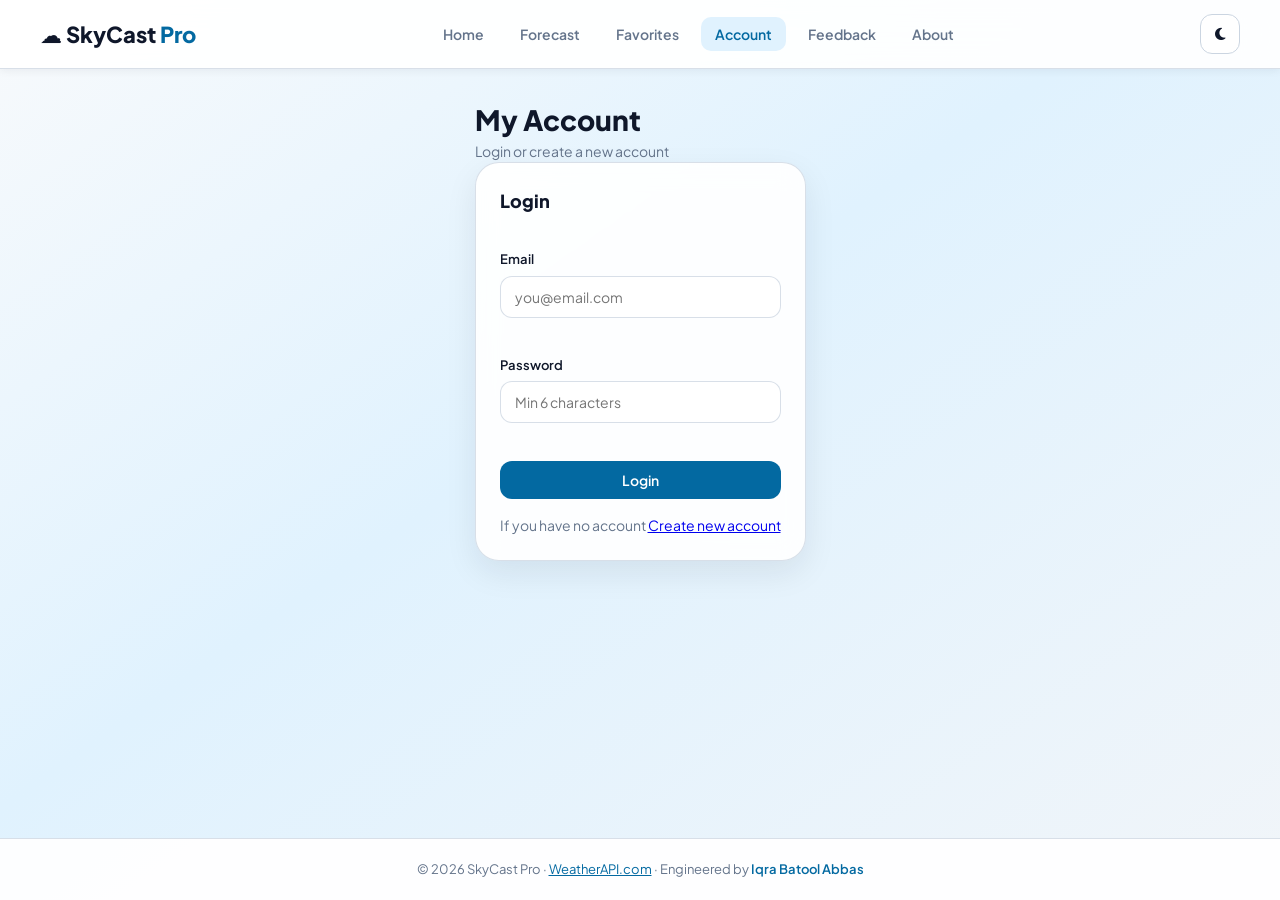
<file: account.html>
<!DOCTYPE html>
<html lang="en">
<head>
  <meta charset="UTF-8">
  <meta name="viewport" content="width=device-width, initial-scale=1.0">
  <title>Account — SkyCast Weather</title>
  <script>document.documentElement.setAttribute("data-theme", localStorage.getItem("skycast_theme") || "light");</script>
  <link rel="stylesheet" href="style.css">
  <link rel="stylesheet" href="https://cdnjs.cloudflare.com/ajax/libs/font-awesome/6.5.1/css/all.min.css">
</head>
<body data-page="account">

  <nav class="navbar">
    <a href="index.html" class="logo">☁ SkyCast <span>Pro</span></a>
    <button id="navToggle" class="nav-toggle" type="button" aria-label="Open menu"><i class="fa-solid fa-bars"></i></button>
    <ul class="nav-links">
      <li><a href="index.html" class="nav-link" data-page="home">Home</a></li>
      <li><a href="forecast.html" class="nav-link" data-page="forecast">Forecast</a></li>
      <li><a href="favorites.html" class="nav-link" data-page="favorites">Favorites</a></li>
      <li><a href="account.html" class="nav-link" data-page="account">Account</a></li>
      <li><a href="feedback.html" class="nav-link" data-page="feedback">Feedback</a></li>
      <li><a href="about.html" class="nav-link" data-page="about">About</a></li>
    </ul>
    <div class="search-box">
      <button id="themeToggleBtn" class="theme-btn" type="button" aria-label="Toggle theme"></button>
    </div>
  </nav>

  <main class="page-wrap account-page">
    <header class="page-header">
      <h1>My Account</h1>
      <p class="muted">Login or create a new account</p>
    </header>

    <section id="authSection">

  <!-- LOGIN BLOCK -->
  <div class="card-block account-form-block" id="loginSection">
    <h2 class="account-form-heading">Login</h2>

    <p id="loginMessage" class="form-message" aria-live="polite"></p>

    <form id="loginForm" class="app-form" novalidate>
      <div class="form-group">
        <label for="loginEmail">Email</label>
        <input
          type="email"
          id="loginEmail"
          required
          placeholder="you@email.com"
          autocomplete="email"
        >
        <span class="field-error"></span>
      </div>

      <div class="form-group">
        <label for="loginPassword">Password</label>
        <input
          type="password"
          id="loginPassword"
          required
          minlength="6"
          placeholder="Min 6 characters"
          autocomplete="current-password"
        >
        <span class="field-error"></span>
      </div>

      <button type="submit" class="btn-primary">Login</button>
    </form>

    <!-- SWITCH TO REGISTER -->
    <p class="muted" style="margin-top:16px; text-align:center;">
      If you have no account
      <a href="#" id="showRegister">Create new account</a>
    </p>
  </div>


  <!-- REGISTER BLOCK -->
  <div
    class="card-block account-form-block"
    id="registerSection"
    hidden
  >
    <h2 class="account-form-heading">Register</h2>

    <p id="registerMessage" class="form-message" aria-live="polite"></p>

    <form id="registerForm" class="app-form" novalidate>

      <div class="form-group">
        <label for="regName">Full name</label>
        <input
          type="text"
          id="regName"
          required
          minlength="2"
          placeholder="Your name"
        >
        <span class="field-error"></span>
      </div>

      <div class="form-group">
        <label for="regEmail">Email</label>
        <input
          type="email"
          id="regEmail"
          required
          placeholder="you@email.com"
          autocomplete="email"
        >
        <span class="field-error"></span>
      </div>

      <div class="form-group">
        <label for="regPassword">Password</label>
        <input
          type="password"
          id="regPassword"
          required
          minlength="6"
          placeholder="Min 6 characters"
        >
        <span class="field-error"></span>
      </div>

      <div class="form-group">
        <label for="regConfirm">Confirm password</label>
        <input
          type="password"
          id="regConfirm"
          required
          minlength="6"
          placeholder="Repeat password"
        >
        <span class="field-error"></span>
      </div>

      <button type="submit" class="btn-primary">
        Create account
      </button>
    </form>

    <!-- SWITCH TO LOGIN -->
    <p class="muted" style="margin-top:16px; text-align:center;">
      Already have an account?
      <a href="#" id="showLogin">Login here</a>
    </p>
  </div>

</section>

    <section id="loggedInSection" class="card-block" hidden>
      <div class="user-bar" style="margin-bottom:16px">
        <p id="userGreeting"></p>
        <button type="button" id="logoutBtn" class="btn-secondary">Logout</button>
      </div>
      <p>Your saved cities and feedback are private to your account.</p>
      <div class="page-actions">
        <a href="favorites.html" class="btn-primary">My favorite cities</a>
        <a href="feedback.html" class="btn-secondary">Send feedback</a>
      </div>
      <h3 class="table-section-title">My favorite cities</h3>
      <ul id="userFavList" class="user-fav-list"></ul>
      <p id="userFavEmpty" class="muted" hidden>No cities saved yet. Save from Home after searching.</p>
    </section>
  </main>

  <footer class="app-footer"></footer>

  <script src="js/auth.js"></script>
  <script src="js/common.js"></script>
  <script src="js/account-page.js"></script>
</body>
</html>
</file>
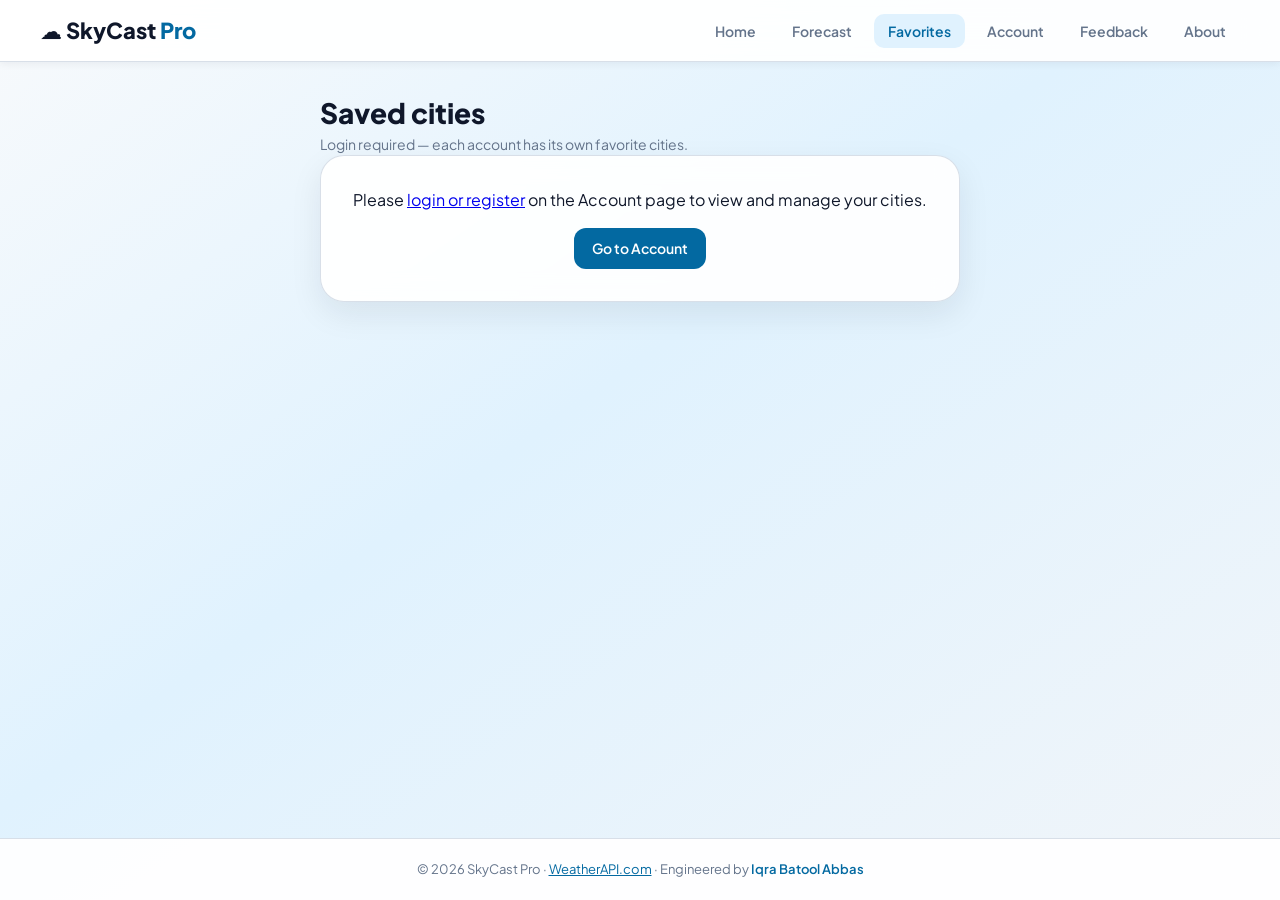
<file: favorites.html>
<!DOCTYPE html>
<html lang="en">
<head>
  <meta charset="UTF-8">
  <meta name="viewport" content="width=device-width, initial-scale=1.0">
  <title>Favorites — SkyCast Weather</title>
  <script>document.documentElement.setAttribute("data-theme", localStorage.getItem("skycast_theme") || "light");</script>
  <link rel="stylesheet" href="style.css">
  <link rel="stylesheet" href="https://cdnjs.cloudflare.com/ajax/libs/font-awesome/6.5.1/css/all.min.css">
</head>
<body data-page="favorites">

  <nav class="navbar">
    <a href="index.html" class="logo">☁ SkyCast <span>Pro</span></a>
    <button id="navToggle" class="nav-toggle" type="button" aria-label="Open menu"><i class="fa-solid fa-bars"></i></button>
    <ul class="nav-links">
      <li><a href="index.html" class="nav-link" data-page="home">Home</a></li>
      <li><a href="forecast.html" class="nav-link" data-page="forecast">Forecast</a></li>
      <li><a href="favorites.html" class="nav-link" data-page="favorites">Favorites</a></li>
      <li><a href="account.html" class="nav-link" data-page="account">Account</a></li>
      <li><a href="feedback.html" class="nav-link" data-page="feedback">Feedback</a></li>
      <li><a href="about.html" class="nav-link" data-page="about">About</a></li>
    </ul>
    <div class="search-box">
      <button id="themeToggleBtn" class="theme-btn" type="button" aria-label="Toggle theme"></button>
      <button id="unitToggleBtn" class="unit-btn" type="button">°F</button>
      <input type="text" id="cityInput" placeholder="Add city...">
      <button id="searchBtn" type="button"><i class="fa-solid fa-plus"></i></button>
    </div>
  </nav>

  <main class="page-wrap">
    <header class="page-header">
      <h1>Saved cities</h1>
      <p class="muted">Login required — each account has its own favorite cities.</p>
    </header>

    <section id="loginPrompt" class="card-block login-prompt">
      <p>Please <a href="account.html">login or register</a> on the Account page to view and manage your cities.</p>
      <a href="account.html" class="btn-primary">Go to Account</a>
    </section>

    <div id="favoritesContent" hidden>
      <div class="toolbar flex-toolbar card-block">
        <input type="search" id="favFilter" class="toolbar-search" placeholder="Filter cities...">
        <div class="toolbar-actions">
          <label class="toolbar-label">Sort
            <select id="favSort">
              <option value="name-asc">Name A–Z</option>
              <option value="name-desc">Name Z–A</option>
              <option value="temp-desc">Temp high</option>
              <option value="temp-asc">Temp low</option>
            </select>
          </label>
          <button type="button" class="tab-btn active" id="viewCardsBtn">Cards</button>
          <button type="button" class="tab-btn" id="viewTableBtn">Table</button>
        </div>
      </div>

      <div id="favoritesGrid" class="favorites-grid">
        <p class="empty-state" id="emptyFavorites">No favorites yet.</p>
      </div>

      <div class="table-wrap" id="favoritesTableWrap" hidden>
        <table class="data-table">
          <thead>
            <tr>
              <th>City</th>
              <th>Temp</th>
              <th>Condition</th>
              <th>Humidity</th>
              <th>Actions</th>
            </tr>
          </thead>
          <tbody id="favoritesTableBody"></tbody>
        </table>
      </div>
    </div>
  </main>

  <footer class="app-footer"></footer>

  <script src="config.js"></script>
  <script src="js/api.js"></script>
  <script src="js/auth.js"></script>
  <script src="js/common.js"></script>
  <script src="js/favorites.js"></script>
</body>
</html>
</file>
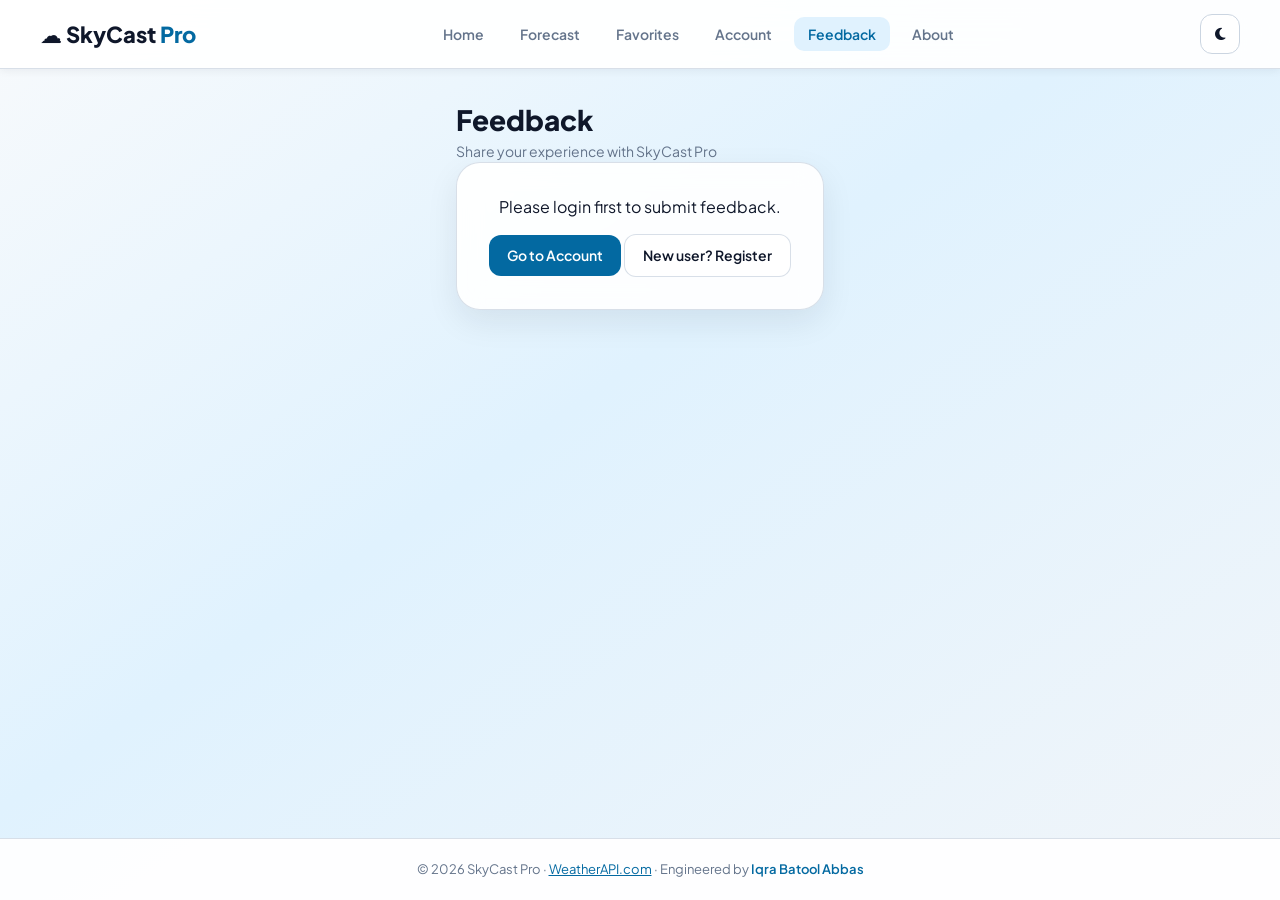
<file: feedback.html>
<!DOCTYPE html>
<html lang="en">
<head>
  <meta charset="UTF-8">
  <meta name="viewport" content="width=device-width, initial-scale=1.0">
  <title>Feedback — SkyCast Weather</title>
  <script>document.documentElement.setAttribute("data-theme", localStorage.getItem("skycast_theme") || "light");</script>
  <link rel="stylesheet" href="style.css">
  <link rel="stylesheet" href="https://cdnjs.cloudflare.com/ajax/libs/font-awesome/6.5.1/css/all.min.css">
</head>
<body data-page="feedback">

  <nav class="navbar">
    <a href="index.html" class="logo">☁ SkyCast <span>Pro</span></a>
    <button id="navToggle" class="nav-toggle" type="button" aria-label="Open menu"><i class="fa-solid fa-bars"></i></button>
    <ul class="nav-links">
      <li><a href="index.html" class="nav-link" data-page="home">Home</a></li>
      <li><a href="forecast.html" class="nav-link" data-page="forecast">Forecast</a></li>
      <li><a href="favorites.html" class="nav-link" data-page="favorites">Favorites</a></li>
      <li><a href="account.html" class="nav-link" data-page="account">Account</a></li>
      <li><a href="feedback.html" class="nav-link" data-page="feedback">Feedback</a></li>
      <li><a href="about.html" class="nav-link" data-page="about">About</a></li>
    </ul>
    <div class="search-box">
      <button id="themeToggleBtn" class="theme-btn" type="button" aria-label="Toggle theme"></button>
    </div>
  </nav>

  <main class="page-wrap feedback-page">
    <header class="page-header">
      <h1>Feedback</h1>
      <p class="muted">Share your experience with SkyCast Pro</p>
    </header>

    <section id="loginPrompt" class="card-block login-prompt">
      <p>Please login first to submit feedback.</p>
      <a href="account.html" class="btn-primary">Go to Account</a>
      <a href="account.html?tab=register" class="btn-secondary">New user? Register</a>
    </section>

    <div id="feedbackContent" hidden>
      <section class="card-block">
        <form id="feedbackForm" class="app-form" novalidate>
          <div class="form-group">
            <label for="fbSubject">Subject</label>
            <input type="text" id="fbSubject" required minlength="3" placeholder="Your subject">
            <span class="field-error"></span>
          </div>
          <div class="form-group">
            <label for="fbRating">Rating</label>
            <select id="fbRating" required>
              <option value="">Select rating</option>
              <option value="5">5 — Excellent</option>
              <option value="4">4 — Good</option>
              <option value="3">3 — Average</option>
              <option value="2">2 — Poor</option>
              <option value="1">1 — Bad</option>
            </select>
            <span class="field-error"></span>
          </div>
          <div class="form-group">
            <label for="fbMessage">Message</label>
            <textarea id="fbMessage" rows="4" required minlength="10" placeholder="Min 10 characters"></textarea>
            <span class="field-error"></span>
          </div>
          <button type="submit" class="btn-primary">Send feedback</button>
          <p id="fbSuccess" class="form-message success" aria-live="polite"></p>
        </form>
      </section>

      <section class="card-block">
        <h3 class="table-section-title">My feedback history</h3>
        <div class="table-wrap">
          <table class="data-table">
            <thead>
              <tr>
                <th>Subject</th>
                <th>Rating</th>
                <th>Message</th>
                <th>Date</th>
              </tr>
            </thead>
            <tbody id="feedbackTableBody"></tbody>
          </table>
        </div>
      </section>
    </div>
  </main>

  <footer class="app-footer"></footer>

  <script src="js/auth.js"></script>
  <script src="js/common.js"></script>
  <script src="js/feedback.js"></script>
</body>
</html>
</file>
<file: style.css>
/* ================= GLOBAL RESETS & VARIABLES ================= */
@import url('https://fonts.googleapis.com/css2?family=Plus+Jakarta+Sans:wght@400;500;600;700;800&display=swap');

* {
    margin: 0;
    padding: 0;
    box-sizing: border-box;
    font-family: 'Plus Jakarta Sans', 'Segoe UI', system-ui, sans-serif;
}

:root,
[data-theme="light"] {
    --bg-gradient: linear-gradient(145deg, #f8fafc 0%, #e0f2fe 45%, #f1f5f9 100%);
    --card-bg: rgba(255, 255, 255, 0.92);
    --card-solid: #ffffff;
    --card-border: rgba(203, 213, 225, 0.75);
    --text-main: #0f172a;
    --text-muted: #64748b;
    --accent-blue: #0369a1;
    --accent-sky: #0ea5e9;
    --accent-glow: rgba(14, 165, 233, 0.25);
    --input-bg: #ffffff;
    --nav-bg: rgba(255, 255, 255, 0.92);
    --footer-bg: rgba(255, 255, 255, 0.95);
    --tab-bg: #e2e8f0;
    --detail-bg: #f8fafc;
    --chart-line: #0ea5e9;
    --chart-fill: rgba(14, 165, 233, 0.18);
    --chart-grid: rgba(100, 116, 139, 0.2);
    --hero-overlay: linear-gradient(180deg, transparent 30%, rgba(15, 23, 42, 0.75) 100%);
    --shadow-sm: 0 2px 8px rgba(15, 23, 42, 0.06);
    --shadow-md: 0 12px 32px rgba(15, 23, 42, 0.08);
    --shadow-lg: 0 20px 50px rgba(15, 23, 42, 0.12);
    --radius-lg: 24px;
    --radius-md: 16px;
}

[data-theme="dark"] {
    --bg-gradient: linear-gradient(145deg, #0f172a 0%, #1e293b 45%, #0c4a6e 100%);
    --card-bg: rgba(30, 41, 59, 0.92);
    --card-solid: #1e293b;
    --card-border: rgba(51, 65, 85, 0.9);
    --text-main: #f1f5f9;
    --text-muted: #94a3b8;
    --accent-blue: #38bdf8;
    --accent-sky: #7dd3fc;
    --accent-glow: rgba(56, 189, 248, 0.3);
    --input-bg: #1e293b;
    --nav-bg: rgba(15, 23, 42, 0.95);
    --footer-bg: rgba(15, 23, 42, 0.98);
    --tab-bg: #334155;
    --detail-bg: #0f172a;
    --chart-line: #38bdf8;
    --chart-fill: rgba(56, 189, 248, 0.15);
    --chart-grid: rgba(148, 163, 184, 0.15);
    --hero-overlay: linear-gradient(180deg, transparent 20%, rgba(15, 23, 42, 0.9) 100%);
    --shadow-sm: 0 2px 12px rgba(0, 0, 0, 0.3);
    --shadow-md: 0 12px 32px rgba(0, 0, 0, 0.35);
    --shadow-lg: 0 20px 50px rgba(0, 0, 0, 0.45);
}

html {
    scroll-behavior: smooth;
}

body {
    background: var(--bg-gradient);
    background-attachment: fixed;
    color: var(--text-main);
    min-height: 100vh;
    overflow-x: hidden;
    line-height: 1.5;
    display: flex;
    flex-direction: column;
    transition: background 0.4s ease, color 0.3s ease;
}

/* ================= NAVBAR LAYER ================= */
.navbar {
    width: 100%;
    padding: 14px 40px;
    display: flex;
    justify-content: space-between;
    align-items: center;
    gap: 16px;
    background: var(--nav-bg);
    backdrop-filter: blur(16px);
    -webkit-backdrop-filter: blur(16px);
    border-bottom: 1px solid var(--card-border);
    box-shadow: var(--shadow-sm);
    position: sticky;
    top: 0;
    z-index: 100;
}

.logo {
    font-size: 22px;
    font-weight: 800;
    color: var(--text-main);
}

.logo span {
    color: var(--accent-blue);
}

.search-box {
    display: flex;
    gap: 8px;
    align-items: center;
}

.search-box input {
    padding: 10px 16px;
    width: 260px;
    border: 1px solid #cbd5e1;
    outline: none;
    border-radius: 12px;
    background: var(--input-bg);
    color: var(--text-main);
    font-size: 14px;
    transition: all 0.3s ease;
}

.search-box input:focus {
    border-color: var(--accent-blue);
    box-shadow: 0 0 0 3px rgba(2, 132, 199, 0.15);
}

.search-box button {
    width: 40px;
    height: 40px;
    border: 1px solid #cbd5e1;
    border-radius: 12px;
    cursor: pointer;
    background: #ffffff;
    color: var(--text-main);
    font-size: 14px;
    transition: all 0.2s ease;
}

.search-box button:hover {
    background: #f1f5f9;
    transform: translateY(-1px);
}

#searchBtn {
    background: var(--accent-blue);
    color: #ffffff;
    border: none;
}

#searchBtn:hover {
    background: #0369a1;
    box-shadow: 0 4px 12px rgba(2, 132, 199, 0.2);
}

/* ================= MAIN CONFIGURATION GRID ================= */
.main-container {
    width: 100%;
    display: grid;
    grid-template-columns: 1fr 1.25fr;
    gap: 25px;
    padding: 30px;
    max-width: 1300px;
    margin: 0 auto;
}

/* ================= LEFT MAIN WEATHER MODULE ================= */
.weather-card {
    background: var(--card-bg);
    border: 1px solid var(--card-border);
    border-radius: var(--radius-lg);
    padding: 32px;
    box-shadow: var(--shadow-md);
    backdrop-filter: blur(12px);
    transition: box-shadow 0.3s ease, transform 0.3s ease;
}

.weather-card:hover {
    box-shadow: var(--shadow-lg);
}

.weather-top {
    display: flex;
    justify-content: space-between;
    align-items: center;
}

.weather-top img {
    width: 80px;
    height: 80px;
}

#cityName {
    font-size: 32px;
    font-weight: 800;
}

#date {
    color: var(--text-muted);
    font-size: 13px;
}

.temp-container {
    margin: 20px 0 10px;
}

#temp {
    font-size: 64px;
    font-weight: 800;
    color: var(--text-main);
}

#feelsLikeMain {
    color: var(--text-muted);
    font-size: 14px;
}

#condition {
    font-size: 20px;
    font-weight: 700;
    color: var(--accent-blue);
}

.details-grid {
    display: grid;
    grid-template-columns: repeat(2, 1fr);
    gap: 12px;
    margin-top: 25px;
}

.detail-box {
    background: var(--card-solid);
    border: 1px solid var(--card-border);
    padding: 15px;
    border-radius: 16px;
    font-size: 13px;
    color: var(--text-muted);
    transition: all 0.25s ease;
}

.detail-box:hover {
    transform: translateY(-2px);
    border-color: var(--accent-blue);
    box-shadow: 0 4px 12px rgba(0, 0, 0, 0.05);
}

.detail-box span {
    display: block;
    font-size: 16px;
    font-weight: 700;
    color: var(--text-main);
    margin-top: 4px;
}

/* ================= RIGHT EXTENSION FORECAST CONTAINER ================= */
.forecast-section {
    background: var(--card-bg);
    border: 1px solid var(--card-border);
    border-radius: var(--radius-lg);
    padding: 30px;
    box-shadow: var(--shadow-md);
    backdrop-filter: blur(12px);
}

.forecast-tabs {
    display: flex;
    gap: 6px;
    margin-bottom: 25px;
    background: var(--tab-bg);
    padding: 4px;
    border-radius: 14px;
}

.tab-btn {
    flex: 1;
    padding: 10px;
    border: none;
    border-radius: 10px;
    cursor: pointer;
    background: transparent;
    color: var(--text-muted);
    font-size: 13px;
    font-weight: 600;
    transition: all 0.2s ease;
}

.tab-btn.active {
    background: var(--card-solid);
    color: var(--text-main);
    font-weight: 700;
    box-shadow: 0 2px 8px rgba(0,0,0,0.06);
}

/* INTERFACES CONTENT BLOCKS */
.forecast-content {
    display: none; /* Soft hide fallback */
}

.today-box {
    background: var(--card-solid);
    border: 1px solid var(--card-border);
    padding: 20px;
    border-radius: 18px;
}

.today-box h3 {
    color: var(--accent-blue);
    font-size: 16px;
    margin-bottom: 6px;
}

.today-box p {
    font-size: 14px;
    color: var(--text-main);
}

/* ================= 24-HOUR VERTICAL LIST ================= */
.panel-subtitle {
    font-size: 13px;
    color: var(--text-muted);
    margin-bottom: 16px;
    font-weight: 600;
    letter-spacing: 0.02em;
}

.hourly-container {
    display: flex;
    flex-direction: column;
    gap: 10px;
    width: 100%;
    padding: 4px 2px;
}

.hourly-container.hourly-24 {
    max-height: none;
    overflow: visible;
}

.hourly-container:not(.hourly-24) {
    max-height: 420px;
    overflow-y: auto;
}

.hourly-container::-webkit-scrollbar {
    width: 6px;
}
.hourly-container::-webkit-scrollbar-thumb {
    background: #94a3b8;
    border-radius: 10px;
}

.hour-box {
    width: 100%;
    background: var(--card-solid);
    border: 1px solid var(--card-border);
    padding: 14px 20px;
    border-radius: var(--radius-md);
    display: grid;
    grid-template-columns: 1.1fr 0.9fr 1.4fr;
    align-items: center;
    gap: 16px;
    transition: all 0.25s ease;
    position: relative;
}

.hour-box:hover {
    transform: translateX(6px);
    border-color: var(--accent-sky);
    box-shadow: var(--shadow-sm);
}

.hour-box--now {
    border-color: var(--accent-blue);
    background: linear-gradient(135deg, rgba(14, 165, 233, 0.2) 0%, var(--card-solid) 100%);
    box-shadow: 0 0 0 2px var(--accent-glow);
}

.hour-time {
    display: flex;
    align-items: center;
    gap: 10px;
    flex-wrap: wrap;
}

.hour-index {
    font-size: 11px;
    font-weight: 700;
    color: var(--accent-blue);
    background: #e0f2fe;
    padding: 4px 8px;
    border-radius: 8px;
    min-width: 28px;
    text-align: center;
}

.hour-time strong {
    font-size: 15px;
    color: var(--text-main);
}

.now-badge {
    font-size: 10px;
    font-weight: 700;
    text-transform: uppercase;
    background: var(--accent-blue);
    color: #fff;
    padding: 3px 8px;
    border-radius: 20px;
    letter-spacing: 0.05em;
}

.hour-temp {
    display: flex;
    align-items: center;
    gap: 12px;
    justify-content: center;
}

.hour-temp h4 {
    font-size: 20px;
    font-weight: 800;
    color: var(--text-main);
    margin: 0;
}

.hour-details {
    display: flex;
    flex-direction: column;
    align-items: flex-end;
    gap: 4px;
    font-size: 12px;
    color: var(--text-muted);
    font-weight: 500;
}

.hour-condition {
    font-size: 13px;
    color: var(--text-main);
    font-weight: 600;
    text-align: right;
}

/* ================= NEW TEMPORARY ADDITIONS ================= */
body {
    transition: background 0.8s ease-in-out; /* Background color smooth change karne ke liye */
}

/* Premium Unit Switcher Button Styling */
.unit-btn {
    width: 40px;
    height: 40px;
    border: 1px solid #cbd5e1;
    border-radius: 12px;
    cursor: pointer;
    background: #ffffff;
    color: var(--accent-blue);
    font-weight: 700;
    font-size: 14px;
    transition: all 0.2s ease;
}

.unit-btn:hover {
    background: var(--accent-blue);
    color: #ffffff;
    border-color: var(--accent-blue);
    transform: translateY(-1px);
}

/* Card ke andar ka text layout matching */
.hour-box p {
    font-size: 14px;
    color: var(--text-muted);
    font-weight: 600;
}

.hour-box h4 {
    font-size: 18px;
    font-weight: 700;
    color: var(--text-main);
    margin: 0; /* Extra center margins khatam */
}
.daily-box {
    display: flex;
    flex-direction: column;
    gap: 10px;
    max-height: 320px;
    overflow-y: auto;
}

.day-card {
    background: var(--card-solid);
    border: 1px solid var(--card-border);
    padding: 14px 20px;
    border-radius: 16px;
    display: flex;
    justify-content: space-between;
    align-items: center;
}

/* ================= INNOVATIVE FEATURE INTERFACE ================= */
.innovative-health-section {
    width: 100%;
    max-width: 1300px;
    margin: 0 auto;
    padding: 0 30px 25px;
}

.innovative-health-section .ai-card {
    background: var(--card-bg);
    border: 1px solid var(--card-border);
    border-left: 5px solid var(--accent-blue);
    padding: 25px;
    border-radius: 20px;
}

.meter-container {
    background: #cbd5e1;
    border-radius: 10px;
    height: 8px;
    width: 100%;
    margin: 15px 0;
    overflow: hidden;
}

#riskMeterBar {
    width: 0%;
    height: 100%;
    background-color: var(--accent-blue);
    transition: width 0.5s ease;
}

/* ================= AI DEEP INSIGHTS SECTION ================= */
.ai-section {
    max-width: 1300px;
    margin: 0 auto;
    padding: 0 30px 30px;
}

.ai-section h2, .alert-section h2 {
    font-size: 18px;
    margin-bottom: 15px;
}

.ai-grid {
    display: grid;
    grid-template-columns: repeat(auto-fit, minmax(240px, 1fr));
    gap: 15px;
}

.ai-card {
    background: var(--card-bg);
    border: 1px solid var(--card-border);
    padding: 20px;
    border-radius: 18px;
    font-size: 14px;
}

/* ================= ALERTS & FOOTER ================= */
.alert-section {
    max-width: 1300px;
    margin: 0 auto;
    padding: 0 30px 30px;
}

.alert-box {
    padding: 15px 20px;
    border-radius: 16px;
    background: #d1fae5;
    border: 1px solid #a7f3d0;
    color: #065f46;
    font-size: 14px;
}


.app-footer {
    width: 100%;
    padding: 20px 16px;
    margin-top: auto;
    border-top: 1px solid var(--card-border);
    background: var(--footer-bg);
    text-align: center;
    font-size: 13px;
    color: var(--text-muted);
    line-height: 1.6;
}

.app-footer p {
    margin: 0;
}

.app-footer span {
    font-weight: 600;
    color: var(--accent-blue);
}

.footer-content p {
    margin: 4px 0;
}

.developer-tag span {
    font-weight: 600;
    color: var(--accent-blue, #0284c7);
}

/* ================= MULTI-PAGE NAV ================= */
.logo {
    text-decoration: none;
    color: inherit;
}

.nav-links {
    display: flex;
    gap: 8px;
    list-style: none;
    margin: 0;
    padding: 0;
}

.nav-link {
    padding: 8px 14px;
    border-radius: 10px;
    text-decoration: none;
    color: var(--text-muted);
    font-size: 14px;
    font-weight: 600;
    transition: all 0.2s ease;
}

.nav-link:hover,
.nav-link.active {
    background: #e0f2fe;
    color: var(--accent-blue);
}

.page-wrap {
    max-width: 960px;
    margin: 0 auto;
    padding: 30px;
}

.page-header h1 {
    font-size: 28px;
    font-weight: 800;
}

.muted, .region-text {
    color: var(--text-muted);
    font-size: 14px;
}

.section-title {
    font-size: 16px;
    margin-bottom: 12px;
    color: var(--accent-blue);
}

.page-actions {
    display: flex;
    gap: 10px;
    flex-wrap: wrap;
    margin-top: 20px;
}

.btn-primary,
.btn-secondary {
    display: inline-block;
    padding: 10px 18px;
    border-radius: 12px;
    font-size: 14px;
    font-weight: 600;
    text-decoration: none;
    cursor: pointer;
    border: none;
    transition: all 0.2s ease;
}

.btn-primary {
    background: var(--accent-blue);
    color: #fff;
}

.btn-primary:hover {
    background: #0369a1;
}

.btn-secondary {
    background: var(--card-solid);
    border: 1px solid var(--card-border);
    color: var(--text-main);
}

.btn-secondary:hover {
    border-color: var(--accent-blue);
}

/* Home summary (no hourly on home) */
.summary-rich .summary-lead {
    font-size: 18px;
    font-weight: 700;
    color: var(--accent-blue);
    margin-bottom: 14px;
}

.summary-stats {
    display: grid;
    grid-template-columns: repeat(2, 1fr);
    gap: 10px;
    margin-bottom: 14px;
}

.summary-stats span {
    background: var(--detail-bg);
    border: 1px solid var(--card-border);
    padding: 10px 12px;
    border-radius: 12px;
    font-size: 13px;
    color: var(--text-muted);
}

.summary-stats strong {
    display: block;
    font-size: 16px;
    color: var(--text-main);
    margin-bottom: 2px;
}

.summary-note {
    font-size: 13px;
    color: var(--text-muted);
    padding-top: 12px;
    border-top: 1px dashed var(--card-border);
}

.summary-note a {
    color: var(--accent-blue);
    font-weight: 600;
    text-decoration: none;
}

.summary-note a:hover {
    text-decoration: underline;
}

.alert-danger {
    background: #fee2e2 !important;
    border-color: #fecaca !important;
    color: #991b1b !important;
}

.alert-warn {
    background: #fff7ed !important;
    border-color: #fed7aa !important;
    color: #c2410c !important;
}

.alert-rain {
    background: #e0f2fe !important;
    border-color: #bae6fd !important;
    color: #0369a1 !important;
}

.forecast-section.full-width {
    max-width: 100%;
}

.forecast-panel[hidden] {
    display: none !important;
}

.hour-meta {
    font-size: 11px;
    color: var(--text-muted);
    max-width: 140px;
    text-align: right;
}

.favorites-grid {
    display: grid;
    grid-template-columns: repeat(auto-fill, minmax(220px, 1fr));
    gap: 16px;
}

.favorite-card {
    background: var(--card-bg);
    border: 1px solid var(--card-border);
    border-radius: 20px;
    padding: 20px;
    text-align: center;
}

.fav-top {
    display: flex;
    justify-content: space-between;
    align-items: center;
}

.fav-remove {
    background: none;
    border: none;
    font-size: 22px;
    cursor: pointer;
    color: var(--text-muted);
}

.fav-temp {
    font-size: 28px;
    font-weight: 800;
    margin: 8px 0;
}

.empty-state {
    grid-column: 1 / -1;
    text-align: center;
    color: var(--text-muted);
    padding: 40px;
}

/* ================= THEME & NAV TOGGLES ================= */
.theme-btn,
.nav-toggle {
    width: 40px;
    height: 40px;
    border: 1px solid var(--card-border);
    border-radius: 12px;
    cursor: pointer;
    background: var(--card-solid);
    color: var(--accent-blue);
    font-size: 15px;
    display: flex;
    align-items: center;
    justify-content: center;
    transition: all 0.2s ease;
    flex-shrink: 0;
}

.theme-btn:hover,
.nav-toggle:hover {
    background: var(--accent-blue);
    color: #fff;
    border-color: var(--accent-blue);
}

.nav-toggle {
    display: none;
}

/* ================= HOME (clean, no side image) ================= */
.home-clean {
    max-width: 1100px;
}

.weather-card--hero .weather-top img {
    width: 96px;
    height: 96px;
    filter: drop-shadow(0 4px 12px rgba(0, 0, 0, 0.08));
}

.home-alerts {
    max-width: 1100px;
    margin-left: auto;
    margin-right: auto;
}

/* ================= CHART ================= */
.card-block {
    background: var(--card-bg);
    border: 1px solid var(--card-border);
    border-radius: var(--radius-lg);
    padding: 24px;
    box-shadow: var(--shadow-md);
    backdrop-filter: blur(12px);
}

.chart-section {
    max-width: 1300px;
    margin: 0 auto 20px;
    padding: 0 30px;
}

.chart-header {
    margin-bottom: 16px;
}

.chart-header h2 {
    font-size: 17px;
    font-weight: 700;
    color: var(--text-main);
    display: flex;
    align-items: center;
    gap: 8px;
}

.chart-header h2 i {
    color: var(--accent-blue);
}

.chart-wrap {
    position: relative;
    height: 220px;
    width: 100%;
}

.page-health {
    padding: 0;
    max-width: 100%;
    margin-bottom: 24px;
}

.page-health .ai-card {
    margin: 0;
}

/* ================= ABOUT PAGE ================= */
.about-page {
    max-width: 960px;
    margin: 0 auto;
    padding: 28px 24px 40px;
    flex: 1;
}

.about-hero-card {
    text-align: center;
    padding: 48px 32px;
    margin-bottom: 32px;
    background: var(--card-bg);
    border-radius: var(--radius-lg);
    border: 1px solid var(--card-border);
    box-shadow: var(--shadow-lg);
    backdrop-filter: blur(12px);
}

.about-hero-badge {
    display: inline-flex;
    align-items: center;
    gap: 8px;
    padding: 8px 16px;
    background: linear-gradient(135deg, #e0f2fe, #bae6fd);
    color: var(--accent-blue);
    border-radius: 50px;
    font-size: 13px;
    font-weight: 700;
    margin-bottom: 20px;
}

.about-hero-card h1 {
    font-size: clamp(2rem, 5vw, 2.75rem);
    font-weight: 800;
    color: var(--text-main);
    margin-bottom: 12px;
    letter-spacing: -0.02em;
}

.about-hero-text {
    font-size: 16px;
    color: var(--text-muted);
    max-width: 520px;
    margin: 0 auto 28px;
    line-height: 1.7;
}

.about-hero-actions {
    display: flex;
    gap: 12px;
    justify-content: center;
    flex-wrap: wrap;
}

.about-hero-actions .btn-primary,
.about-hero-actions .btn-secondary {
    display: inline-flex;
    align-items: center;
    gap: 8px;
    padding: 12px 22px;
}

.features-head {
    text-align: center;
    margin-bottom: 28px;
}

.features-head h2 {
    font-size: 24px;
    font-weight: 800;
    color: var(--text-main);
    margin-bottom: 6px;
}

.about-features {
    margin-bottom: 32px;
}

.features-showcase {
    display: grid;
    grid-template-columns: repeat(auto-fit, minmax(200px, 1fr));
    gap: 16px;
}

.about-feature-card {
    background: var(--card-bg);
    border: 1px solid var(--card-border);
    border-radius: 20px;
    padding: 24px;
    transition: transform 0.25s ease, box-shadow 0.25s ease, border-color 0.25s;
    position: relative;
    overflow: hidden;
}

.about-feature-card::before {
    content: "";
    position: absolute;
    top: 0;
    left: 0;
    right: 0;
    height: 4px;
    background: linear-gradient(90deg, var(--accent-sky), var(--accent-blue));
    opacity: 0;
    transition: opacity 0.25s;
}

.about-feature-card:hover {
    transform: translateY(-5px);
    box-shadow: var(--shadow-lg);
    border-color: var(--accent-sky);
}

.about-feature-card:hover::before {
    opacity: 1;
}

.feature-icon-wrap {
    width: 52px;
    height: 52px;
    border-radius: 16px;
    display: flex;
    align-items: center;
    justify-content: center;
    font-size: 22px;
    margin-bottom: 16px;
    color: #fff;
}

.feature-card--home .feature-icon-wrap { background: linear-gradient(135deg, #0ea5e9, #0369a1); }
.feature-card--forecast .feature-icon-wrap { background: linear-gradient(135deg, #8b5cf6, #6d28d9); }
.feature-card--fav .feature-icon-wrap { background: linear-gradient(135deg, #f59e0b, #d97706); }
.feature-card--theme .feature-icon-wrap { background: linear-gradient(135deg, #334155, #0f172a); }

.feature-tag {
    display: inline-block;
    margin-top: 14px;
    font-size: 11px;
    font-weight: 700;
    text-transform: uppercase;
    letter-spacing: 0.06em;
    padding: 4px 10px;
    border-radius: 20px;
    background: var(--detail-bg);
    color: var(--accent-blue);
    border: 1px solid var(--card-border);
}

.about-feature-card h3 {
    font-size: 17px;
    font-weight: 700;
    margin-bottom: 8px;
    color: var(--text-main);
}

.about-feature-card p {
    font-size: 14px;
    color: var(--text-muted);
    line-height: 1.6;
}

.about-feature-card a {
    color: var(--accent-blue);
    font-weight: 600;
}

.about-feature-card code {
    background: var(--detail-bg);
    padding: 2px 7px;
    border-radius: 6px;
    font-size: 12px;
    color: var(--text-main);
}

.about-steps-card {
    background: var(--card-bg);
    border: 1px solid var(--card-border);
    border-radius: var(--radius-lg);
    padding: 32px;
    margin-bottom: 24px;
    box-shadow: var(--shadow-md);
}

.about-steps-card h2 {
    font-size: 20px;
    font-weight: 800;
    margin-bottom: 20px;
    color: var(--text-main);
}

.about-steps {
    list-style: none;
    display: flex;
    flex-direction: column;
    gap: 20px;
}

.about-steps li {
    display: flex;
    gap: 18px;
    align-items: flex-start;
}

.step-num {
    flex-shrink: 0;
    width: 36px;
    height: 36px;
    background: linear-gradient(135deg, var(--accent-sky), var(--accent-blue));
    color: #fff;
    border-radius: 12px;
    display: flex;
    align-items: center;
    justify-content: center;
    font-weight: 800;
    font-size: 15px;
}

.about-steps strong {
    display: block;
    font-size: 15px;
    margin-bottom: 4px;
    color: var(--text-main);
}

.about-steps p {
    font-size: 14px;
    color: var(--text-muted);
    line-height: 1.5;
}

.about-steps code {
    background: var(--detail-bg);
    padding: 2px 6px;
    border-radius: 4px;
    font-size: 12px;
}


.app-footer a {
    color: var(--accent-blue);
}

.detail-box {
    box-shadow: var(--shadow-sm);
}

.day-card {
    transition: all 0.2s ease;
}

.day-card:hover {
    border-color: var(--accent-sky);
    transform: translateX(4px);
    box-shadow: var(--shadow-sm);
}

.favorite-card {
    box-shadow: var(--shadow-md);
    transition: transform 0.25s ease, box-shadow 0.25s ease;
}

.favorite-card:hover {
    transform: translateY(-4px);
    box-shadow: var(--shadow-lg);
}

.ai-card {
    transition: transform 0.2s ease, box-shadow 0.2s ease;
}

.ai-card {
    transition: transform 0.25s ease, box-shadow 0.25s ease, background 0.25s ease, border-color 0.25s ease;
}

.ai-card:hover {
    transform: translateY(-3px);
    box-shadow: var(--shadow-md);
    background: linear-gradient(135deg, #e0f2fe 0%, var(--card-solid) 100%);
    border-color: var(--accent-sky);
}

.alert-box {
    transition: background 0.3s ease, border-color 0.3s ease, transform 0.2s ease;
}

.alert-box:hover {
    transform: translateY(-2px);
    filter: brightness(1.03);
}

.alert-box.alert-danger:hover {
    background: #fecaca !important;
    border-color: #f87171 !important;
}

.alert-box.alert-warn:hover {
    background: #fed7aa !important;
    border-color: #fb923c !important;
}

.alert-box.alert-rain:hover {
    background: #bae6fd !important;
    border-color: #38bdf8 !important;
}

.alert-box:not(.alert-danger):not(.alert-warn):not(.alert-rain):hover {
    background: #bbf7d0 !important;
    border-color: #4ade80 !important;
}

.gallery-polish {
    margin-top: 8px;
}

.gallery-polish h2 {
    text-align: center;
    margin-bottom: 6px;
}

.gallery-polish > .muted {
    text-align: center;
    margin-bottom: 8px;
}

.gallery-polish .weather-gallery {
    gap: 18px;
    grid-template-columns: repeat(auto-fill, minmax(160px, 1fr));
}

.gallery-polish .gallery-item {
    position: relative;
    border-radius: 18px;
    box-shadow: var(--shadow-md);
    overflow: hidden;
    aspect-ratio: 4 / 3;
}

.gallery-polish .gallery-item img {
    width: 100%;
    height: 100%;
    min-height: 140px;
    object-fit: cover;
}

.gallery-polish .gallery-item span {
    position: absolute;
    bottom: 0;
    left: 0;
    right: 0;
    padding: 28px 12px 12px;
    text-align: center;
    font-size: 14px;
    font-weight: 700;
    color: #fff;
    background: linear-gradient(180deg, transparent, rgba(15, 23, 42, 0.85));
}

.gallery-polish .gallery-item:hover {
    transform: translateY(-4px);
    border-color: var(--accent-sky);
    box-shadow: var(--shadow-lg);
}

.about-section-title {
    font-size: 20px;
    font-weight: 800;
    color: var(--text-main);
    margin-bottom: 20px;
}

.account-form-block {
    max-width: 480px;
    margin: 0 auto 20px;
}

.account-form-heading {
    font-size: 18px;
    font-weight: 800;
    margin-bottom: 16px;
    color: var(--text-main);
}

.condition-text {
    font-size: 20px;
    font-weight: 700;
    color: var(--accent-blue);
    margin-top: 4px;
}

/* RESPONSIVE LAYOUTS */
@media (max-width: 900px) {
    .main-container { grid-template-columns: 1fr; padding: 15px; }
    .nav-toggle { display: flex; }
    .navbar {
        padding: 12px 16px;
        flex-wrap: wrap;
        gap: 10px;
    }
    .nav-links {
        display: none;
        order: 4;
        width: 100%;
        flex-direction: column;
        background: var(--card-bg);
        border: 1px solid var(--card-border);
        border-radius: var(--radius-md);
        padding: 12px;
        box-shadow: var(--shadow-md);
    }
    .nav-links.open {
        display: flex;
    }
    .nav-links li { width: 100%; }
    .nav-link {
        display: block;
        width: 100%;
        text-align: center;
        padding: 12px;
    }
    .search-box {
        flex: 1;
        min-width: 0;
        flex-wrap: wrap;
        justify-content: flex-end;
    }
    .search-box input {
        width: 100%;
        min-width: 0;
        flex: 1 1 140px;
    }
    .innovative-health-section, .ai-section, .alert-section { padding: 0 15px 20px; }
    .page-wrap { padding: 15px; }
    .hour-box {
        grid-template-columns: 1fr;
        gap: 10px;
        text-align: left;
    }
    .hour-details { align-items: flex-start; }
    .hour-temp { justify-content: flex-start; }
    .summary-stats { grid-template-columns: 1fr; }
    .about-hero-card { padding: 32px 20px; }
    .features-showcase { grid-template-columns: 1fr; }
    .auth-split { grid-template-columns: 1fr; }
}

@media (max-width: 600px) {
    #temp { font-size: 48px; }
    #cityName { font-size: 26px; }
    .chart-wrap { height: 180px; }
    .search-box button,
    .search-box .unit-btn,
    .search-box .theme-btn {
        width: 38px;
        height: 38px;
    }
    .weather-gallery { grid-template-columns: repeat(2, 1fr); }
    .flex-toolbar { flex-direction: column; align-items: stretch; }
}

/* ========== EVALUATION: ANIMATED BG (fixed) ========== */
.page-animated-bg::before,
body[data-page="home"]::before {
    content: "";
    position: fixed;
    inset: 0;
    z-index: -1;
    background: radial-gradient(circle at 20% 30%, rgba(14, 165, 233, 0.15), transparent 50%),
                radial-gradient(circle at 80% 70%, rgba(56, 189, 248, 0.12), transparent 45%);
    animation: bgFloat 18s ease-in-out infinite alternate;
    pointer-events: none;
}

@keyframes bgFloat {
    0% { transform: scale(1) translate(0, 0); opacity: 0.7; }
    100% { transform: scale(1.08) translate(2%, -2%); opacity: 1; }
}

@keyframes fadeIn {
    from { opacity: 0; transform: translateY(8px); }
    to { opacity: 1; transform: translateY(0); }
}

.fade-in { animation: fadeIn 0.35s ease forwards; }

/* ========== ABSOLUTE POSITIONING ========== */
.weather-card--hero {
    position: relative;
    contain: layout style;
}

.live-badge {
    position: absolute;
    top: 16px;
    right: 16px;
    font-size: 11px;
    font-weight: 700;
    padding: 5px 10px;
    border-radius: 20px;
    background: var(--accent-blue);
    color: #fff;
    text-transform: uppercase;
    letter-spacing: 0.05em;
    z-index: 2;
}

.about-feature-card .hover-extra {
    margin-top: 10px;
    padding: 10px;
    font-size: 13px;
    color: var(--text-muted);
    background: var(--detail-bg);
    border-radius: 10px;
}

.about-feature-card:hover {
    border-color: var(--accent-sky);
}

.page-actions {
    position: relative;
    z-index: 5;
}

/* ========== TABLES ========== */
.table-wrap {
    overflow-x: auto;
    margin-top: 12px;
    border-radius: var(--radius-md);
    border: 1px solid var(--card-border);
}

.data-table {
    width: 100%;
    border-collapse: collapse;
    font-size: 14px;
    background: var(--card-solid);
}

.data-table th,
.data-table td {
    padding: 12px 14px;
    text-align: left;
    border-bottom: 1px solid var(--card-border);
}

.data-table th {
    background: var(--detail-bg);
    font-weight: 700;
    color: var(--text-main);
    cursor: default;
}

.data-table tbody tr:hover {
    background: rgba(14, 165, 233, 0.06);
}

.data-table .row-now {
    background: rgba(14, 165, 233, 0.12);
}

.table-empty {
    text-align: center;
    color: var(--text-muted);
    padding: 24px !important;
}

.table-icon { vertical-align: middle; margin-right: 6px; }

.table-actions {
    display: flex;
    gap: 6px;
    flex-wrap: wrap;
}

.btn-sm {
    padding: 6px 12px;
    font-size: 12px;
}

/* ========== TOOLBAR FILTER / SORT ========== */
.flex-toolbar {
    display: flex;
    flex-wrap: wrap;
    align-items: center;
    justify-content: space-between;
    gap: 12px;
    margin-bottom: 16px;
}

.toolbar-actions {
    display: flex;
    flex-wrap: wrap;
    align-items: center;
    gap: 8px;
}

.toolbar-search {
    flex: 1;
    min-width: 180px;
    padding: 10px 14px;
    border: 1px solid var(--card-border);
    border-radius: 12px;
    background: var(--input-bg);
    color: var(--text-main);
    font-size: 14px;
}

.toolbar-label {
    font-size: 13px;
    color: var(--text-muted);
    display: flex;
    align-items: center;
    gap: 6px;
}

.toolbar-label select {
    padding: 8px 10px;
    border-radius: 10px;
    border: 1px solid var(--card-border);
    background: var(--input-bg);
    color: var(--text-main);
}

/* ========== FORMS & VALIDATION ========== */
.app-form {
    display: flex;
    flex-direction: column;
    gap: 16px;
    max-width: 480px;
}

.form-group {
    display: flex;
    flex-direction: column;
    gap: 6px;
}

.form-group label {
    font-size: 13px;
    font-weight: 600;
    color: var(--text-main);
}

.app-form input,
.app-form select,
.app-form textarea {
    padding: 11px 14px;
    border: 1px solid var(--card-border);
    border-radius: 12px;
    background: var(--input-bg);
    color: var(--text-main);
    font-size: 14px;
    font-family: inherit;
    transition: border-color 0.2s, box-shadow 0.2s;
}

.app-form input:focus,
.app-form select:focus,
.app-form textarea:focus {
    outline: none;
    border-color: var(--accent-blue);
    box-shadow: 0 0 0 3px var(--accent-glow);
}

.app-form input.valid,
.app-form select.valid,
.app-form textarea.valid {
    border-color: #10b981;
}

.app-form input.invalid,
.app-form select.invalid,
.app-form textarea.invalid {
    border-color: #ef4444;
}

.field-error {
    font-size: 12px;
    color: #ef4444;
    min-height: 16px;
}

.form-message {
    font-size: 14px;
    padding: 10px 0;
    min-height: 20px;
}

.form-message.success { color: #059669; }
.form-message.error { color: #dc2626; }

.auth-panel .auth-tabs {
    display: flex;
    gap: 6px;
    margin-bottom: 16px;
    background: var(--tab-bg);
    padding: 4px;
    border-radius: 12px;
    max-width: 280px;
}

.user-bar {
    display: flex;
    align-items: center;
    justify-content: space-between;
    gap: 12px;
    padding: 14px 18px;
    background: var(--card-bg);
    border: 1px solid var(--card-border);
    border-radius: var(--radius-md);
    margin-bottom: 16px;
}

.table-section-title {
    margin: 24px 0 8px;
    font-size: 16px;
}

/* ========== GALLERY ========== */
.weather-gallery {
    display: grid;
    grid-template-columns: repeat(auto-fill, minmax(140px, 1fr));
    gap: 12px;
    margin-top: 16px;
}

.gallery-item {
    border: none;
    padding: 0;
    border-radius: 16px;
    overflow: hidden;
    cursor: pointer;
    background: var(--card-solid);
    border: 2px solid transparent;
    transition: transform 0.25s ease, border-color 0.25s, box-shadow 0.25s;
    text-align: left;
}

.gallery-item img {
    width: 100%;
    height: 110px;
    object-fit: cover;
    display: block;
    transition: transform 0.35s ease;
}

.gallery-item span {
    display: block;
    padding: 10px;
    font-size: 13px;
    font-weight: 600;
    color: var(--text-main);
}

.gallery-item:hover {
    transform: scale(1.03);
    border-color: var(--accent-sky);
    box-shadow: var(--shadow-md);
}

.gallery-item:hover img {
    transform: scale(1.08);
}

.lightbox {
    position: fixed;
    inset: 0;
    z-index: 9999;
    background: rgba(15, 23, 42, 0.92);
    display: none;
    flex-direction: column;
    align-items: center;
    justify-content: center;
    padding: 24px;
}

.lightbox.is-open {
    display: flex;
    animation: fadeIn 0.3s ease;
}

body.lightbox-open {
    overflow: hidden;
}

.lightbox img {
    max-width: 90vw;
    max-height: 70vh;
    border-radius: 16px;
    object-fit: contain;
}

.lightbox p {
    color: #fff;
    margin-top: 16px;
    font-size: 16px;
}

.lightbox-close {
    position: absolute;
    top: 20px;
    right: 24px;
    z-index: 10001;
    width: 48px;
    height: 48px;
    background: rgba(255, 255, 255, 0.15);
    border: 2px solid #fff;
    border-radius: 50%;
    color: #fff;
    font-size: 28px;
    cursor: pointer;
    line-height: 1;
    display: flex;
    align-items: center;
    justify-content: center;
}

.lightbox-close:hover {
    background: rgba(255, 255, 255, 0.35);
}

.auth-split {
    display: grid;
    grid-template-columns: 1fr 1fr;
    gap: 20px;
    margin-bottom: 12px;
}

.auth-box h2 {
    font-size: 18px;
    margin-bottom: 6px;
    display: flex;
    align-items: center;
    gap: 8px;
}

.auth-message-global {
    text-align: center;
    margin-bottom: 20px;
}

.user-fav-list {
    list-style: none;
    display: flex;
    flex-direction: column;
    gap: 10px;
}

.user-fav-list li {
    display: flex;
    flex-wrap: wrap;
    align-items: center;
    gap: 10px;
    padding: 12px 14px;
    background: var(--detail-bg);
    border: 1px solid var(--card-border);
    border-radius: 12px;
}

.user-fav-list li span {
    flex: 1;
    font-weight: 600;
}

.login-prompt {
    text-align: center;
    padding: 32px;
}

.login-prompt a.btn-primary {
    margin-top: 16px;
    display: inline-block;
}

#dailyContainer[hidden],
#dailyTableWrap[hidden] {
    display: none !important;
}

.criteria-toggle {
    width: 100%;
    display: flex;
    justify-content: space-between;
    align-items: center;
    padding: 16px 20px;
    border: none;
    background: var(--detail-bg);
    border-radius: 12px;
    font-size: 16px;
    font-weight: 700;
    color: var(--text-main);
    cursor: pointer;
}

.criteria-panel {
    margin-top: 12px;
}

.criteria-table td:first-child {
    font-weight: 600;
    width: 38%;
}
</file>
